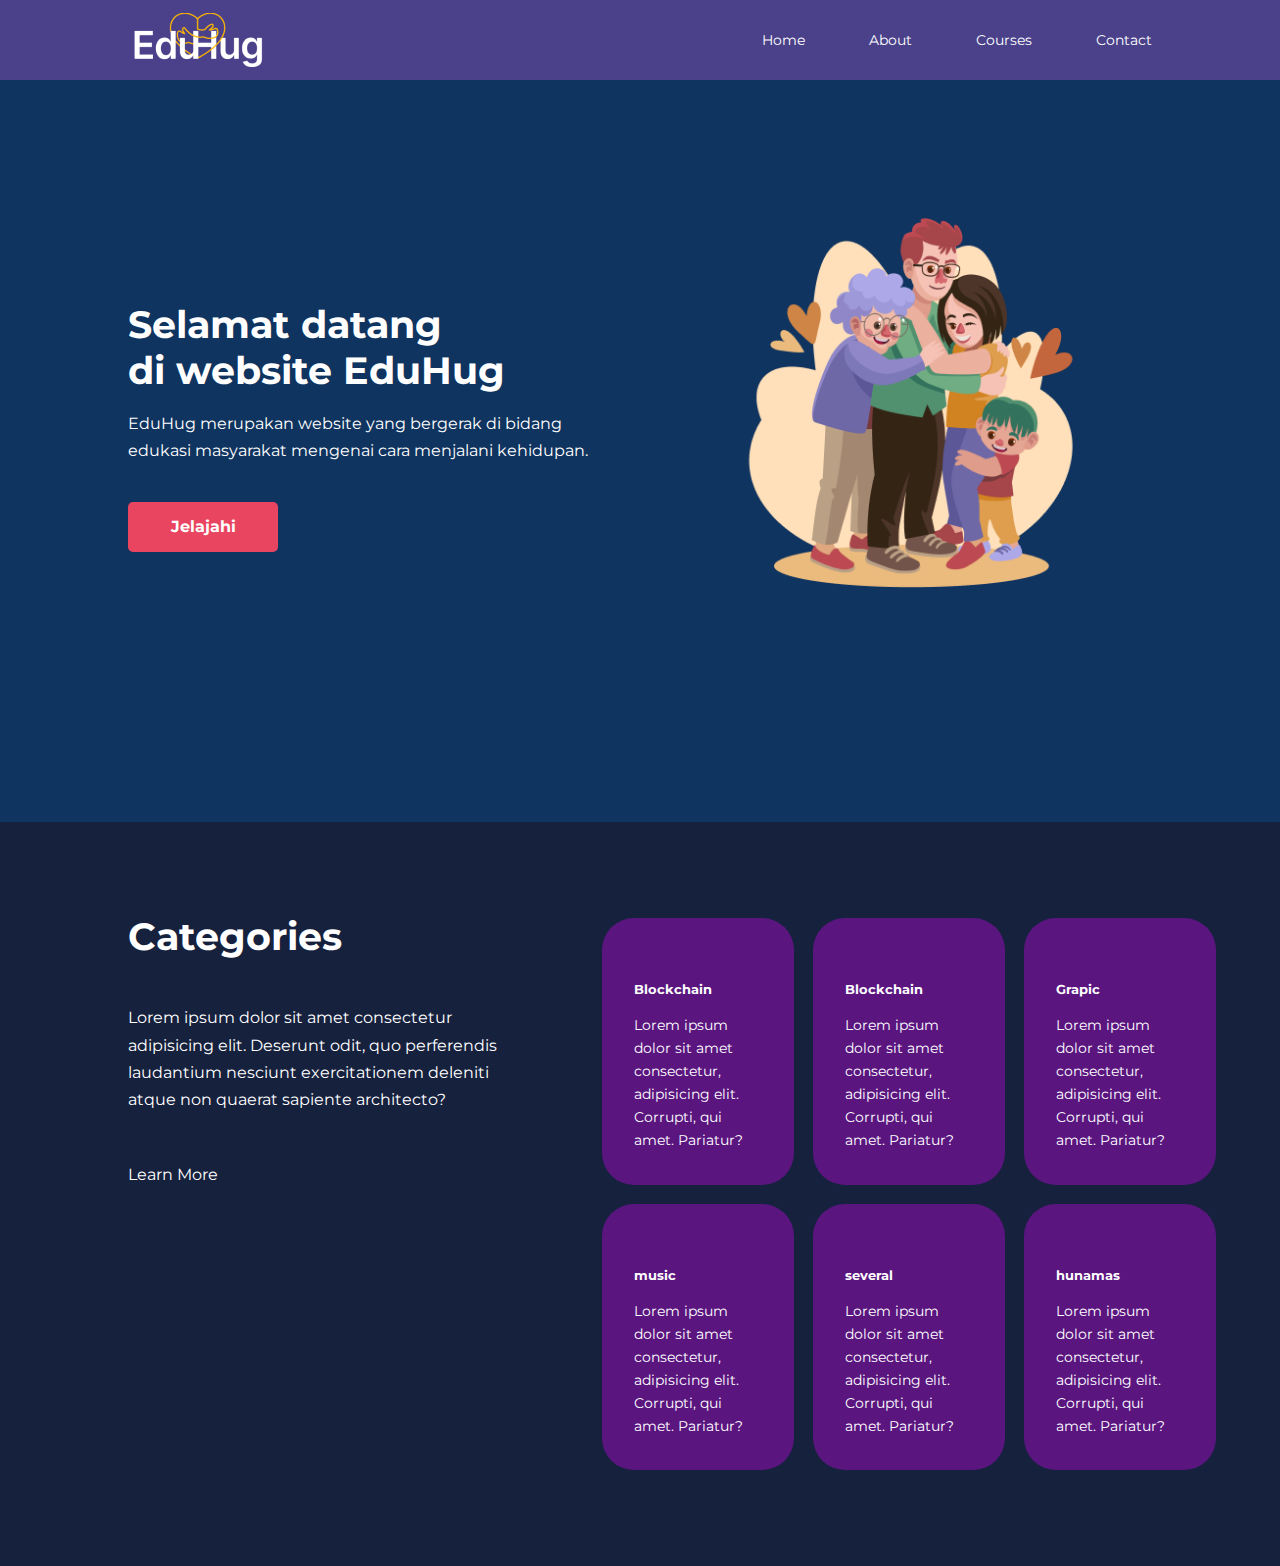
<file: index.html>
<!DOCTYPE html>
<html lang="en">
<head>
    <meta charset="UTF-8">
    <meta http-equiv="X-UA-Compatible" content="IE=edge">
    <meta name="viewport" content="width=device-width, initial-scale=1.0">
    <title>Edu-Hug</title>
     <!--style css-->
    <link rel="stylesheet" href="/css/style.css">
     <!--icon title-->
     <link rel="icon" href="/images/icon-tab.png" type="image/x-icon">
     <!--Goolefonts-->
     <link rel="preconnect" href="https://fonts.googleapis.com">
<link rel="preconnect" href="https://fonts.gstatic.com" crossorigin>
<link href="https://fonts.googleapis.com/css2?family=Montserrat:wght@400;600;700&display=swap" rel="stylesheet">
<!--Icons-->
<link rel="stylesheet" href="https://unicons.iconscout.com/release/v4.0.0/css/line.css">
</head>
<body>
    <!--Navbar start-->
    <nav>
        <div class="container nav_container">
           
            <a href="index.html"> <img src="/images/nav-img.png" alt=""></a>
            <ul class="nav_menu">
                <li> <a href="index.html">Home</a></li>
                <li> <a href="about.html">About</a></li>
                <li> <a href="Courses.html">Courses</a></li>
                <li> <a href="contact.html">Contact</a></li>
            </ul>
            <button id="open-menu-btn"><i class="uil uil-bars"></i></button>
            <button id="open-menu-btn"><i class="uil uil-multiply"></i></i></button>
        </div>
    </nav>
    <!--Landing page start-->
    <header>
        <div class="container header_container">
            <div class="header_left">
                <h1> Selamat datang</h1>
                <h1> di website EduHug</h1>
                <p>EduHug merupakan website yang bergerak di bidang edukasi masyarakat mengenai cara menjalani kehidupan.</p>
                <a href="courses.html" class="btn btn-primary" >Jelajahi</a>
            </div>
            <div class="header_right">
                <div class="header_right-image">
                    <img src="/images/Hug 1.png" alt="">
                </div>
            </div>
        </div> 
    </header>

     <section class="categories">
        <div class="container categories_container">
            <div class="categories_left">
                <h1> Categories</h1>
                <p>Lorem ipsum dolor sit amet consectetur adipisicing elit. Deserunt odit, quo perferendis laudantium nesciunt exercitationem deleniti atque non quaerat sapiente architecto?</p>
                <a href="#" class="bn" >Learn More</a>
            </div>

            <div class="categories_right">
                <article class="category"> 
                    <span class="category_icon" > <i class="uil uil-bitcoin-sign"></i> </span>
                    <h5>Blockchain</h5>
                    <p> Lorem ipsum dolor sit amet consectetur, adipisicing elit. Corrupti, qui amet. Pariatur?</p>
                </article>
                <article class="category"> 
                    <span class="category_icon" > <i class="uil uil-bitcoin-sign"></i> </span>
                    <h5>Blockchain</h5>
                    <p> Lorem ipsum dolor sit amet consectetur, adipisicing elit. Corrupti, qui amet. Pariatur?</p>
                </article>
                <article class="category"> 
                    <span class="category_icon" > <i class="uil uil-bitcoin-sign"></i> </span>
                    <h5>Grapic</h5>
                    <p> Lorem ipsum dolor sit amet consectetur, adipisicing elit. Corrupti, qui amet. Pariatur?</p>
                </article>
                <article class="category"> 
                    <span class="category_icon" > <i class="uil uil-bitcoin-sign"></i> </span>
                    <h5>music</h5>
                    <p> Lorem ipsum dolor sit amet consectetur, adipisicing elit. Corrupti, qui amet. Pariatur?</p>
                </article>
                <article class="category"> 
                    <span class="category_icon" > <i class="uil uil-bitcoin-sign"></i> </span>
                    <h5>several</h5>
                    <p> Lorem ipsum dolor sit amet consectetur, adipisicing elit. Corrupti, qui amet. Pariatur?</p>
                </article>
                <article class="category"> 
                    <span class="category_icon" > <i class="uil uil-bitcoin-sign"></i> </span>
                    <h5>hunamas</h5>
                    <p> Lorem ipsum dolor sit amet consectetur, adipisicing elit. Corrupti, qui amet. Pariatur?</p>
                </article>
            </div>
        </div>
    </section> 
</body>
</html>
</file>
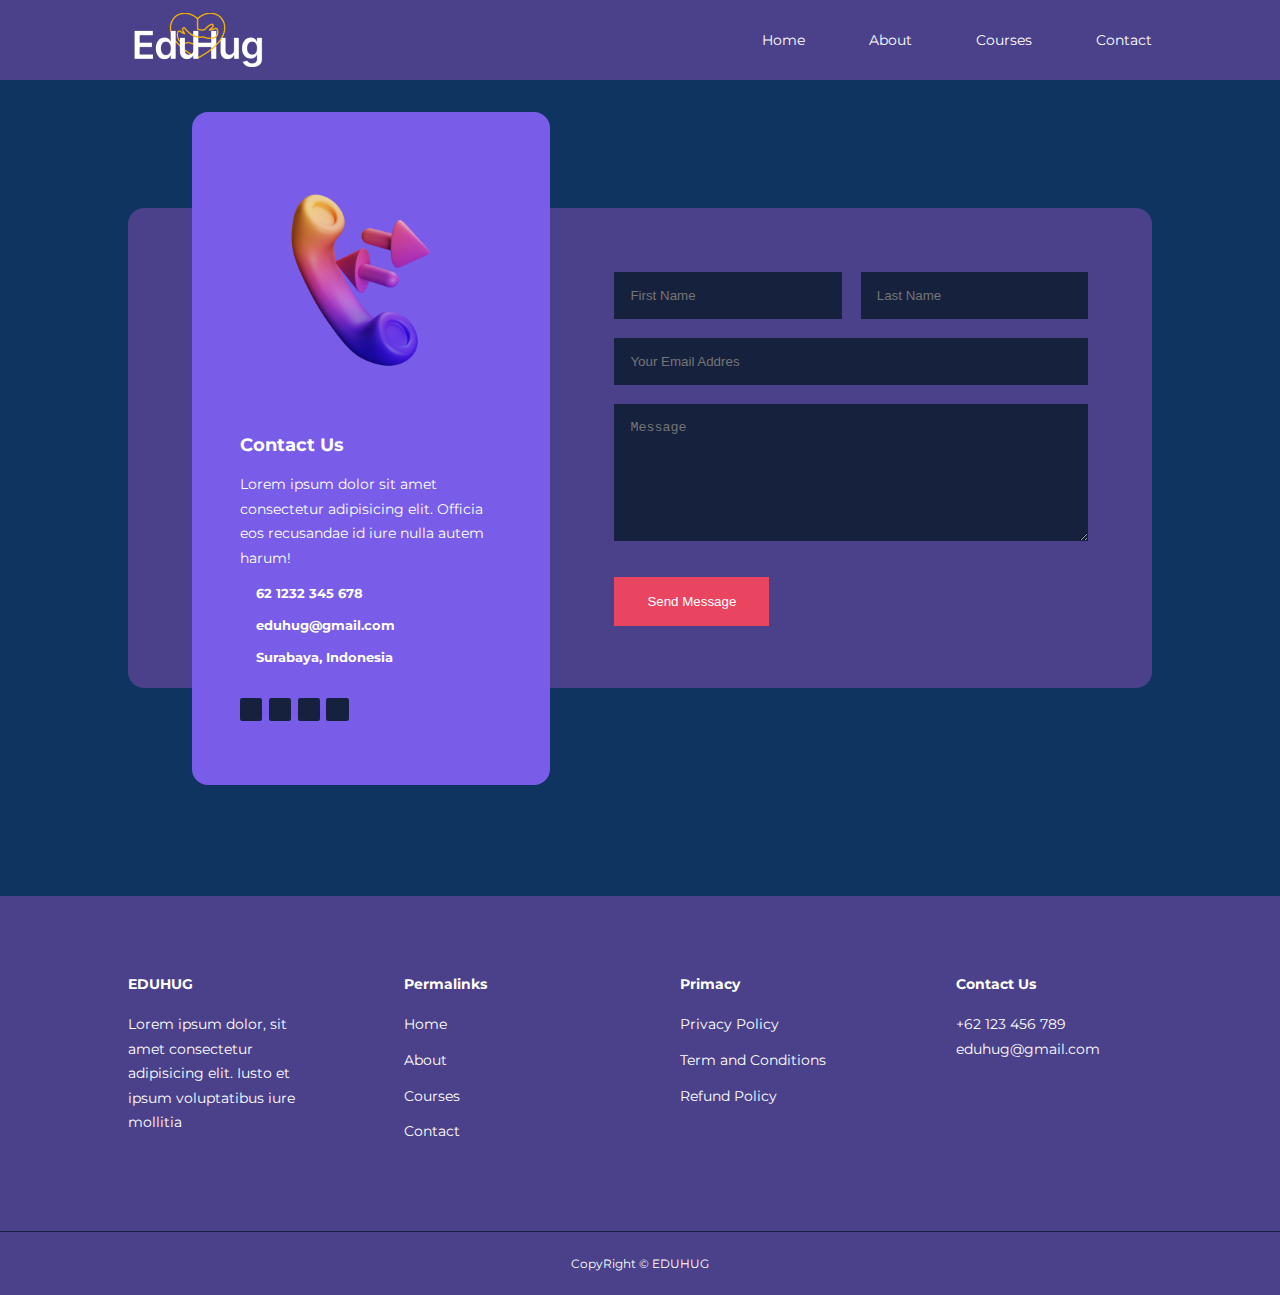
<file: contact.html>
<!DOCTYPE html>
<html lang="en">
<head>
    <meta charset="UTF-8">
    <meta http-equiv="X-UA-Compatible" content="IE=edge">
    <meta name="viewport" content="width=device-width, initial-scale=1.0">
    <title>Edu-Hug</title>
     <!--style css-->
    <link rel="stylesheet" href="/css/contact.css">
     <!--icon title-->
     <link rel="icon" href="/images/icon-tab.png" type="image/x-icon">
     <!--Goolefonts-->
     <link rel="preconnect" href="https://fonts.googleapis.com">
<link rel="preconnect" href="https://fonts.gstatic.com" crossorigin>
<link href="https://fonts.googleapis.com/css2?family=Montserrat:wght@400;600;700&display=swap" rel="stylesheet">
<!--Icons-->
<link rel="stylesheet" href="https://unicons.iconscout.com/release/v4.0.0/css/line.css">
</head>
<body>
    <!--Navbar start-->
    <nav>
        <div class="container nav_container">
           
            <a href="index.html"> <img src="/images/nav-img.png" alt=""></a>
            <ul class="nav_menu">
                <li> <a href="index.html">Home</a></li>
                <li> <a href="about.html">About</a></li>
                <li> <a href="Courses.html">Courses</a></li>
                <li> <a href="contact.html">Contact</a></li>
            </ul>
            <button id="open-menu-btn"><i class="uil uil-bars"></i></button>
            <button id="open-menu-btn"><i class="uil uil-multiply"></i></i></button>
        </div>
    </nav>


<!--Contact Start-->
<section class="contact">
    <div class="container contact__container">
        
        <aside class="contact__aside">
            <div class="aside__image">
                <img src="./images/contact.png" alt="contact_img">
            </div>
            <h2>Contact Us</h2>
            <p>Lorem ipsum dolor sit amet consectetur adipisicing elit. Officia eos recusandae id iure nulla autem harum!</p>
            <ul class="contact__details">
                <li>
                    <i class="uil uil-phone-times"></i>
                    <h5>62 1232 345 678</h5>
                </li>
                <li>
                    <i class="uil uil-envelope"></i>
                    <h5>eduhug@gmail.com</h5>
                </li>
                <li>
                    <i class="uil uil-location-point"></i>
                    <h5>Surabaya, Indonesia</h5>
                </li>
                <ul>
                    <ul class="contact__socials">
                        <li><a href="#" class="uil uil-facebook-f"></a></li>
                        <li><a href="#" class="uil uil-instagram-alt"></a></li>
                        <li><a href="#" class="uil uil-twitter"></a></li>
                        <li><a href="#" class="uil uil-linkedin-alt"></a></li>
                    </ul>
                </ul>
            </ul>
        </aside>

        <form action="https://formspree.io/f/xrgvjdep" method="POST" class="contact__form">
            <div class="form__name">
                <input type="text" name="First Name" placeholder="First Name" required>
                <input type="text" name="Last Name" placeholder="Last Name" required>
            </div>
            <input type="email" name="Email Addres" placeholder="Your Email Addres" required>
            <textarea type="text"  name="Message" placeholder="Message" rows="7"></textarea>
            <button type="submit" class="btn btn-primary">Send Message</button>
        </form>
    </div>
</section>
    
 <!--Footer start-->
    <footer>
        <div class="container footer__container">
            <div class="footer__1">
                <a href="index.html" class="footer__logo"><h4>EDUHUG</h4></a><p>Lorem ipsum dolor, sit amet consectetur adipisicing elit. Iusto et ipsum voluptatibus iure mollitia </p>
            </div>
            
        
        <div class="footer__2">
            <h4>Permalinks</h4>
            <ul>
                <li><a href="index.html">Home</a></li>
                <li><a href="about.html">About</a></li>
                <li><a href="courses.html">Courses</a></li>
                <li><a href="contact.html">Contact</a></li>
            </ul>
        </div>
        <div class="footer__3">
            <h4>Primacy</h4>
            <ul>
                <li><a href="#">Privacy Policy</a></li>
                <li><a href="#">Term and Conditions</a></li>
                <li><a href="#">Refund Policy</a></li>
            </ul>
        </div>
        <div class="footer__4">
            <h4>Contact Us</h4>
            <div>
                <p>+62 123 456 789</p>
                <p>eduhug@gmail.com</p>
            
       
        

        <ul class="footer__socials">
            <li><a href="#" class="uil uil-facebook-f"></a></li>
            <li><a href="#" class="uil uil-instagram-alt"></a></li>
            <li><a href="#" class="uil uil-twitter"></a></li>
            <li><a href="#" class="uil uil-linkedin-alt"></a></li>
        </ul>
        
            </div>
           
        </div>
        
    </div>
    <div class="footer__copyright">
        <small>CopyRight &copy; EDUHUG</small>

    </div>
    </footer>
</body>
</html>
</file>
<file: css/style.css>
* {
    margin: 0;
    padding: 0;
    border: 0;
    outline: 0;
    text-decoration: none;
    list-style: none;
    box-sizing: border-box;
}
:root {
    --color-primary: #5A157F;
    --color-warning: #E94560;
    --color-secondary: #4B418B;
    --color-success: #795DE9;
    --color-info: #0F3460;
    --color-dark : #16213E;
    --color-light: #FFFFFF;

    --container-width-lg: 80%;
    --container-width-md: 90%;
    --container-width-sm: 94%;

    --transition: all 400ms ease;
}

body {
    font-family: 'Montserrat', sans-serif;
    line-height: 1.7;
    color: var(--color-light);
    background: var(--color-info);
}

.container {
    width: var(--container-width-lg);
    margin: 0 auto;
}
section{
    padding: 6rem 0;
}

section h2 {
    text-align: center;
    margin-bottom: 4rem;
}

h1,
h2,
h3,
h4,
h5 {
    line-height: 1.2;
}

h1 {
    font-size: 2.4rem;
}
h2 {
    font-size: 2rem;
}
h3 {
    font-size: 1,6rem;
}
h4 {
    font-size: 1,3rem;
}
a{
    color: var(--color-light);
}
img {
    width: 100%;
    display: block;
    object-fit: cover;
}
.btn {
    display: inline-block;
    background: var(--color-dark);
    color: var(--color-light);
    padding: 1rem 2rem;
    border: 1px solid transparent;
    font-weight: 500;
}
.btn:hover {
    background: transparent;
    color: var(--color-light);
    border-color: var(--color-light);
}

.btn-primary {
    background: var(--color-warning);
    color: var(--color-light);
}

/*==========NAVBAR======*/
nav{
    background: var(--color-secondary);
    width: 100vw;
    height: 5rem;
    position: fixed;
    top: 0;
    z-index: 11;
}

.nav_container {
    height: 100%;
    display: flex;
    justify-content: space-between;
    align-items: center;
}

nav button {
    display: none;
}

.nav_menu {
    display: flex;
    align-items: center;
    gap: 4rem;
}


.nav_menu a{
    font-size: 0.9rem;
    transition: var(--transition);
}

.nav_menu a:hover{
    color: var(--color-primary);
}
.logo {
    flex-grow: 1;
}

/*==========Landing page start======*/
header {
    position: relative;
    top: 7rem;
    overflow: hidden;
    height: 70vh;
    margin-bottom: 12rem;
}

.header_container {
    display: grid;
    grid-template-columns: 1fr 1fr;
    align-items: center;
    gap: 5rem;
    height: 100%;
}

.header_left p{
    margin: 1rem 0 2.4rem;
}
.btn {
    text-decoration: none;
    padding: 10px 15px;
    border-radius: 5px;
    width: 150px;
height: 50px;
left: 50px;
text-align: center;
    
}
.btn-primary {
    font-weight: bold;
}
.btn-primary:hover{
    background-color: var(--color-light);
    color: var(--color-dark);
    font-weight: bold;
}
/*==========categories======*/
.categories {
    background: var(--color-dark);
    
}
.categories h1 {
    line-height: 1;
    margin-bottom: 3rem;;
}
.categories_container{
    display: grid;
    grid-template-columns: 40% 60%;
    gap: 4rem;
    
}
.categories_left p {
    margin: 1rem 0 3rem;
}
.categories_right {
    display: grid;
    grid-template-columns: repeat(3,1fr);
    gap: 1.2rem;
}
.category {
    background-color: #5A157F;
    padding: 2rem;
    border-radius: 2rem;
    transition: var(--transition);
}
.category:hover {
    box-shadow: 0 3rem 3rem rgba(0, 0, 0, 0.3);
    z-index: 1;
}
.category_item {
    background: var(--color-success);
    padding: 0.7rem;
    border-radius: 0.9rem;
}
.category h5 {
    margin: 2rem 0 1rem;
}
.category p {
    font-size: 0.85rem;
}
</file>
<file: css/contact.css>
* {
    margin: 0;
    padding: 0;
    border: 0;
    outline: 0;
    text-decoration: none;
    list-style: none;
    box-sizing: border-box;
}
:root {
    --color-primary: #5A157F;
    --color-warning: #E94560;
    --color-secondary: #4B418B;
    --color-success: #795DE9;
    --color-info: #0F3460;
    --color-dark : #16213E;
    --color-light: #FFFFFF;

    --container-width-lg: 80%;
    --container-width-md: 90%;
    --container-width-sm: 94%;

    --transition: all 400ms ease;
}


/* ======================================================================= */



body {
    font-family: 'Montserrat', sans-serif;
    line-height: 1.7;
    color: var(--color-light);
    background: var(--color-info);
}

.container {
    width: var(--container-width-lg);
    margin: 0 auto;
}
section{
    padding: 6rem 0;
}

section h2 {
    text-align: center;
    margin-bottom: 4rem;
}

h1,
h2,
h3,
h4,
h5 {
    line-height: 1.2;
}

h1 {
    font-size: 2.4rem;
}
h2 {
    font-size: 2rem;
}
h3 {
    font-size: 1,6rem;
}
h4 {
    font-size: 1,3rem;
}
a{
    color: var(--color-light);
}
img {
    width: 100%;
    display: block;
    object-fit: cover;
    display: flex;
    margin-left: auto;
    margin-right: auto;
}
.btn {
    display: inline-block;
    background: var(--color-dark);
    color: var(--color-light);
    padding: 1rem 2rem;
    border: 1px solid transparent;
    font-weight: 500;
}
.btn:hover {
    background: transparent;
    color: var(--color-light);
    border-color: var(--color-light);
}

.btn-primary {
    background: var(--color-warning);
    color: var(--color-light);
}

/*==========NAVBAR======*/
nav{
    background: var(--color-secondary);
    width: 100vw;
    height: 5rem;
    position: fixed;
    top: 0;
    z-index: 11;
}

.nav_container {
    height: 100%;
    display: flex;
    justify-content: space-between;
    align-items: center;
}

nav button {
    display: none;
}

.nav_menu {
    display: flex;
    align-items: center;
    gap: 4rem;
}


.nav_menu a{
    font-size: 0.9rem;
    transition: var(--transition);
}

.nav_menu a:hover{
    color: var(--color-primary);
}
.logo {
    flex-grow: 1;
}




/*==========Contact start======*/
.contact__container {
    background: var(--color-secondary);
    padding: 4rem;
    display: grid;
    grid-template-columns: 40% 60%;
    gap: 4rem;
    height: 30rem;
    margin: 7rem auto;
    border-radius: 1rem;
}

/*==========Aside start======*/
.contact__aside {
    background: var(--color-success);
    padding: 3rem;
    border-radius: 1rem;
    position: relative;
    bottom: 10rem;
}

.aside__image {
    width: 15rem;
    margin-bottom: 3rem;
}


.contact__aside h2{
    font-size:large;
    text-align: left;
    margin-bottom: 1rem;
}
.contact__aside p{
    font-size: 0.9rem;
    margin-bottom: 1rem;
}

.contact__details li {
    display: flex;
    gap: 1rem;
    align-items: center;
    margin-bottom: 1rem ;
}

.contact__socials {
    display: flex;
    /* justify-content: space-between; */
    /* align-items: center; */
    gap: 0.4rem;
    margin-top: 2rem;
}
.contact__socials a {
    background: var(--color-dark);
    padding: 0.7rem;
    border-radius: 10%;
    font-size: 0.9rem;
    transition: var(--transition);
}

.contact__socials a:hover {
    background: transparent;
}

/*==========Aside End======*/



/*==========Form start======*/
.contact__form {
    display: flex;
    flex-direction: column;
    gap: 1.2rem;
    margin-right: 4rem;
}

.form__name {
    display: flex;
    gap: 1.2rem;
}

.contact__form input[type="text"] {
    width: 50%;
}

input,
textarea {
    width: 100%;
    padding: 1rem;
    background: var(--color-dark);
    color: var(--color-light);
}

.contact__form .btn {
    width: max-content;
    margin-top: 1rem;
    cursor: pointer;
}

/*==========Form End======*/

/*==========MEDIA QUERIES (TABLES) ======*/
@media screen and (max-width: 1024px) {
    .contact{
        padding-bottom: 0;
    }

   .contact__container{
    gap: 1.5rem;
    margin-top: 3rem;
    height: auto;
    padding: 1.5rem;
   }

   .contact__aside {
    width: auto;
    padding: 1.5rem;
    bottom: 0;
   }

   .contact__form {
    align-self: center;
    margin-right: 1.5rem;
   }
}
/*==========MEDIA QUERIES (TABLES) ======*/
@media screen and (max-width: 600px) {
    .contact__container {
        grid-template-columns: 1fr;
        gap: 3rem;
        margin-top: 0;
        padding: 0;
    }

    .contact__form {
        margin: 0 1.5rem 3rem;
    }

    .form__name {
        flex-direction: column;
    }

    .form__name input[type="text"]{
        width: 100%;
    }
}


/*==========Footer start======*/
footer {
    background: var(--color-secondary);
    padding-top: 5rem;
    font-size: 0.9rem;
}

.footer__container {
    display: grid;
    grid-template-columns: repeat(4, 1fr);
    gap: 5rem;
}

.footer__container > div h4 {
    margin-bottom: 1.2rem;
}

.footer__1 p {
    margin: 0 0 2rem;
}

footer ul li {
    margin-bottom:0.7rem ;
    
}
footer ul li a:hover{
    text-decoration: underline;
}

.footer__socials {
    display: flex;
    gap: 1rem;
    font-size: 1.2rem;
    margin-top: 2rem ;
}
.footer__copyright {
    text-align: center;
    margin-top: 4rem;
    padding: 1.2rem 0;
    border-top: 1px solid var(--color-dark);
}
/*==========Footer End======*/
</file>
